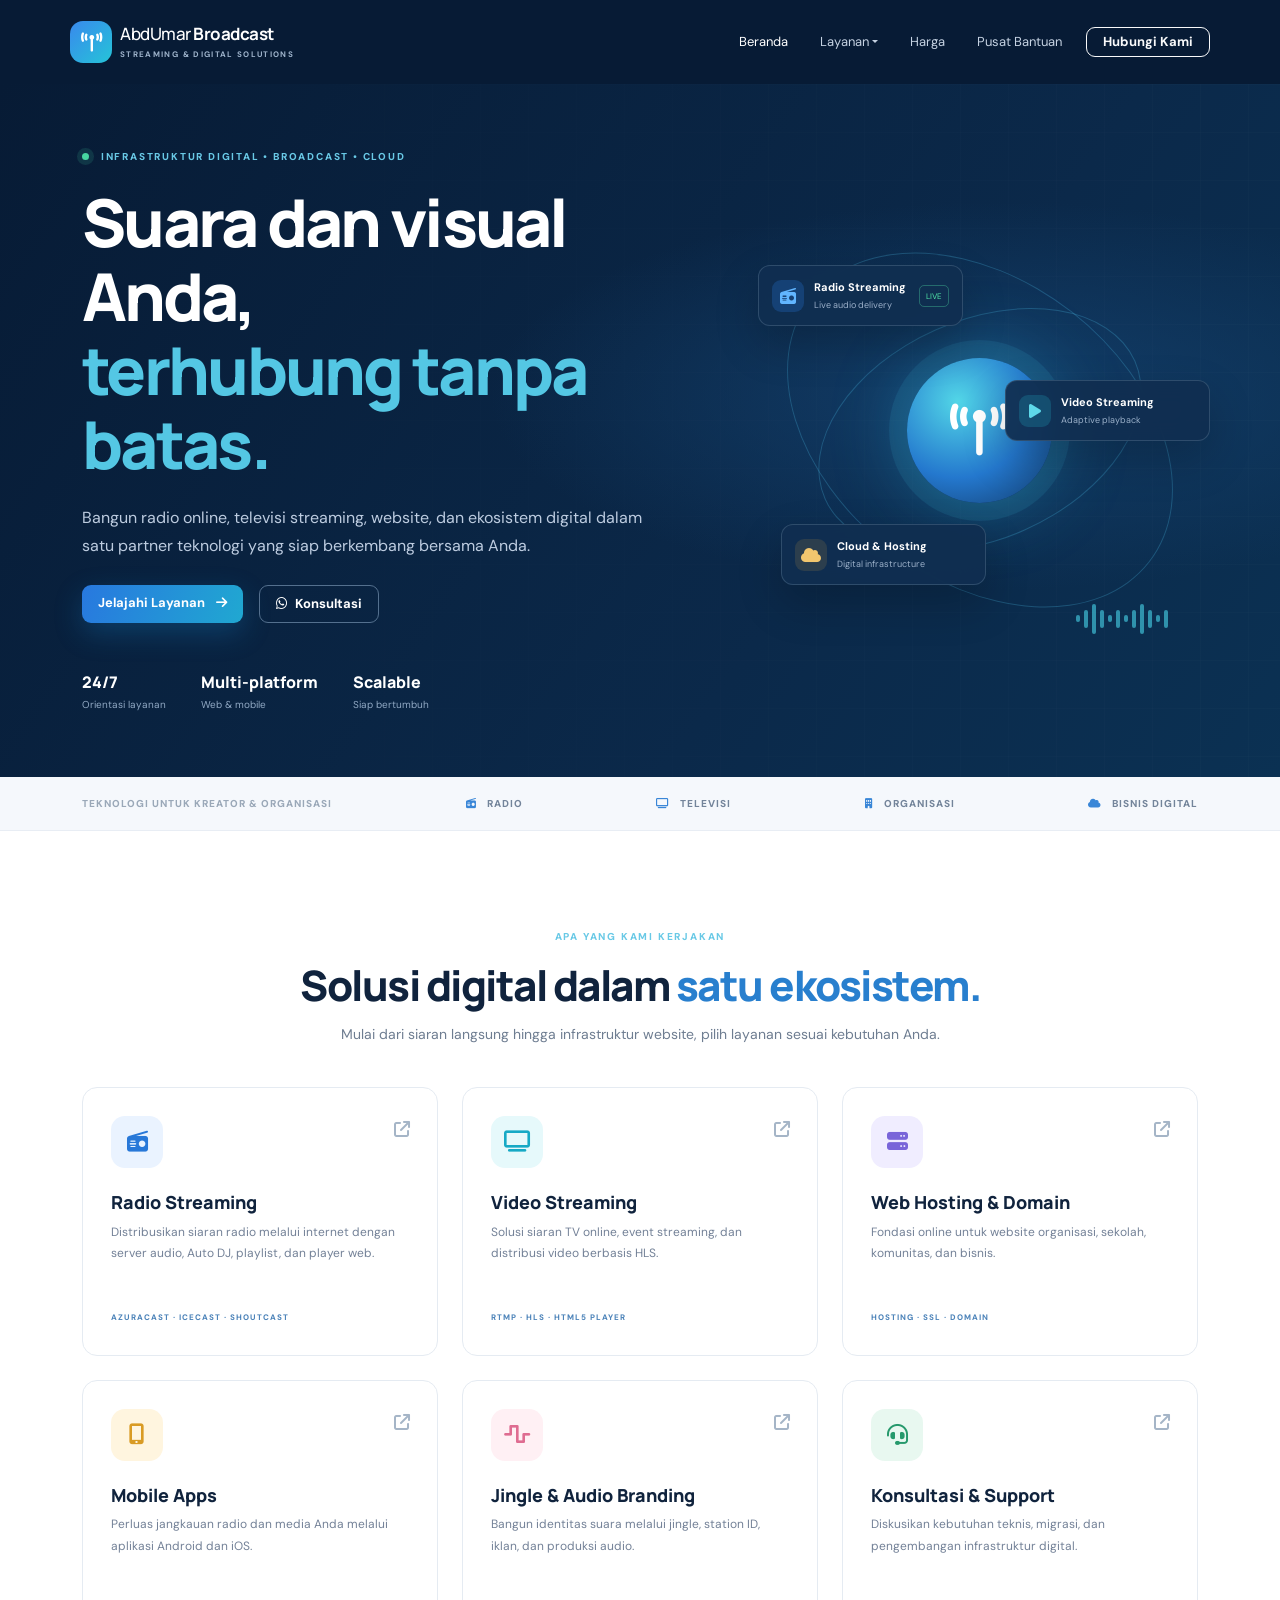
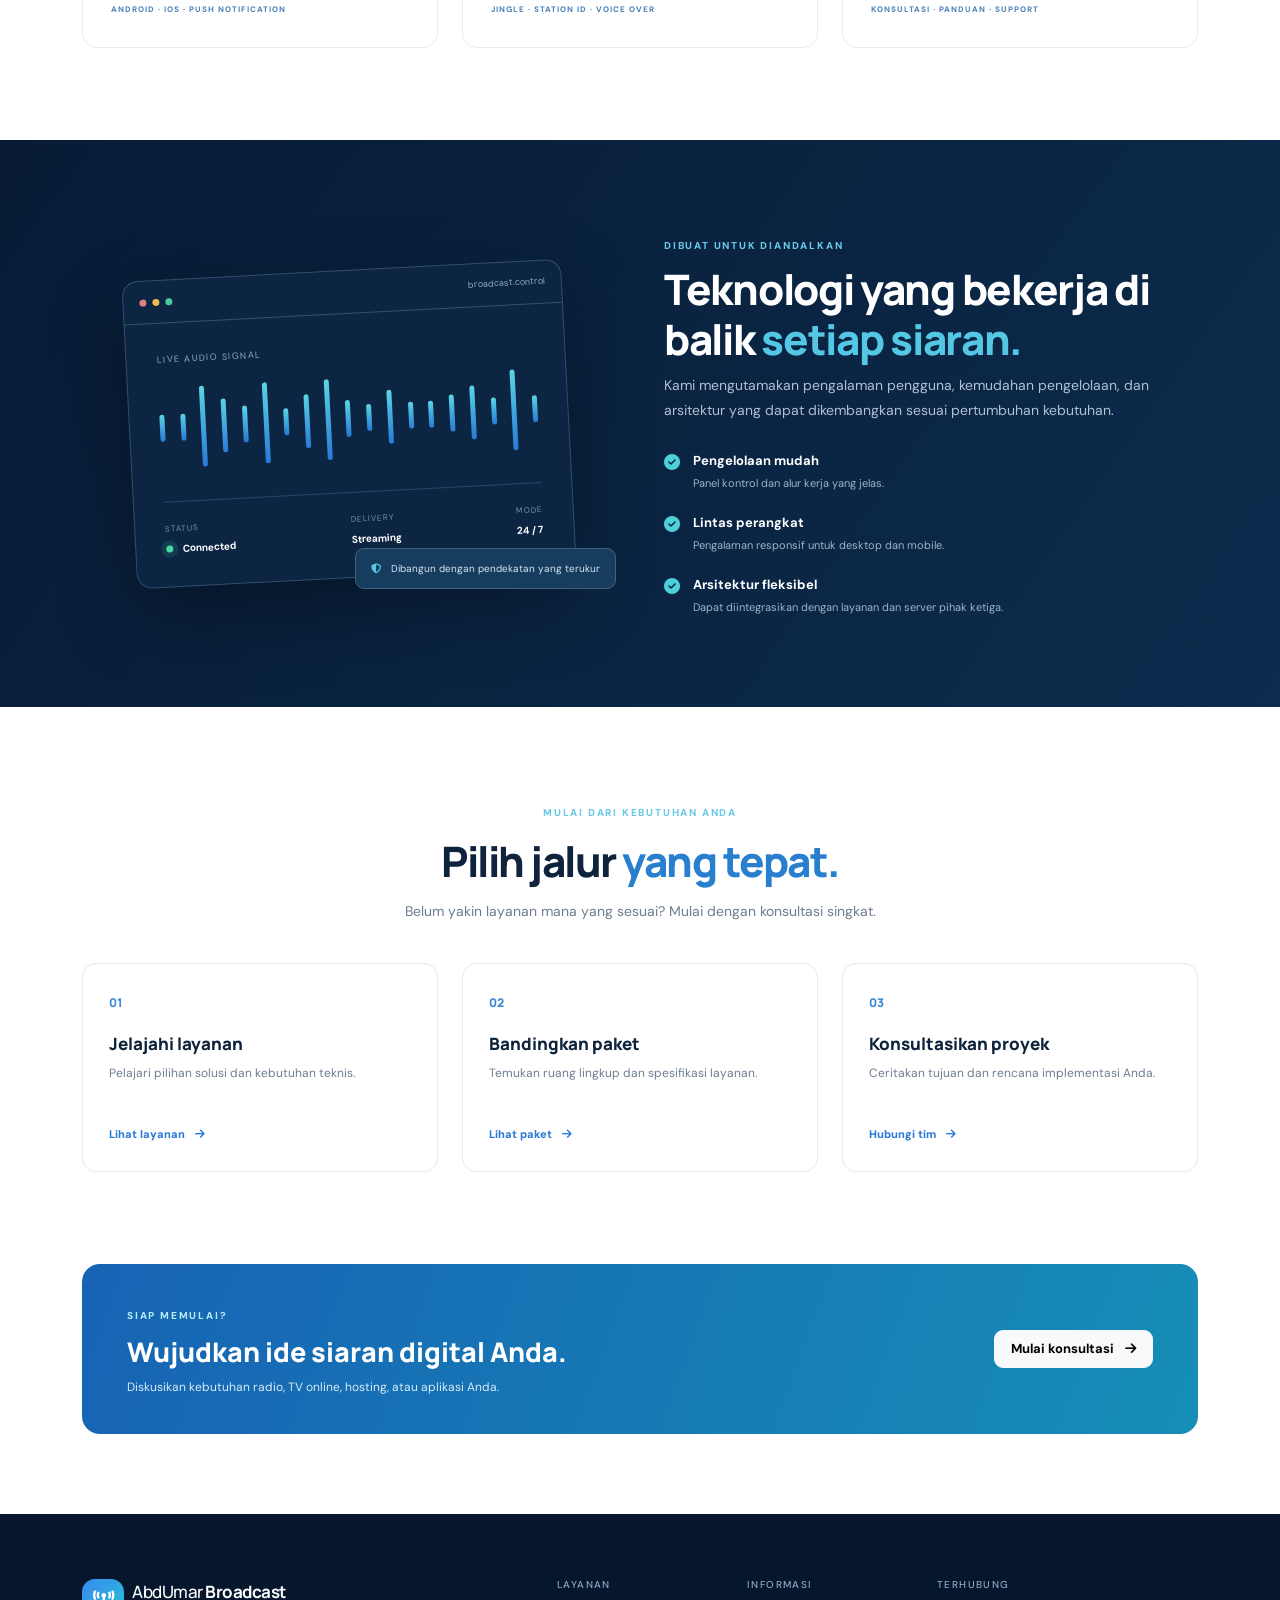
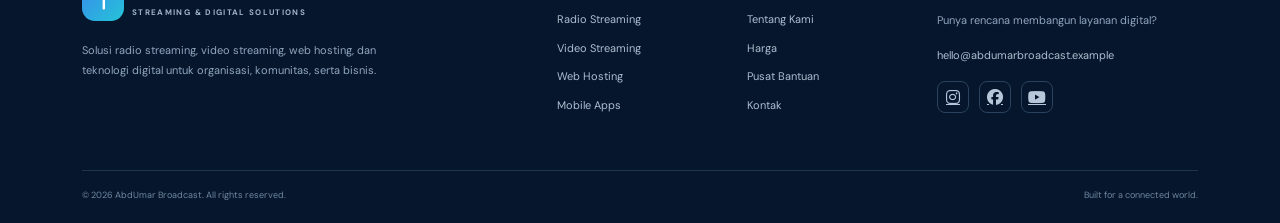
<file: index.html>
<!doctype html>
<html lang="id">
<head>
  <meta charset="utf-8"><meta name="viewport" content="width=device-width, initial-scale=1">
  <meta name="description" content="AbdUmar Broadcast menyediakan solusi radio streaming, TV online, web hosting, domain, dan aplikasi mobile.">
  <meta name="theme-color" content="#071b35">
  <title>AbdUmar Broadcast — Digital Broadcasting Solutions</title>
  <link rel="preconnect" href="https://fonts.googleapis.com"><link rel="preconnect" href="https://fonts.gstatic.com" crossorigin>
  <link href="https://fonts.googleapis.com/css2?family=DM+Sans:wght@400;500;600;700;800&family=Manrope:wght@400;500;600;700;800&display=swap" rel="stylesheet">
  <link href="https://cdn.jsdelivr.net/npm/bootstrap@5.3.3/dist/css/bootstrap.min.css" rel="stylesheet">
  <link href="https://cdnjs.cloudflare.com/ajax/libs/font-awesome/6.5.2/css/all.min.css" rel="stylesheet">
  <link href="assets/css/style.css" rel="stylesheet">
</head>
<body>
<header class="site-header">
 <nav class="navbar navbar-expand-lg navbar-dark container py-3">
  <a class="navbar-brand d-flex align-items-center gap-2" href="index.html"><span class="brand-mark"><i class="fa-solid fa-tower-broadcast"></i></span><span>AbdUmar <b>Broadcast</b><small>STREAMING & DIGITAL SOLUTIONS</small></span></a>
  <button class="navbar-toggler" type="button" data-bs-toggle="collapse" data-bs-target="#mainNav"><span class="navbar-toggler-icon"></span></button>
  <div class="collapse navbar-collapse" id="mainNav">
   <ul class="navbar-nav ms-auto align-items-lg-center gap-lg-3">
    <li class="nav-item"><a class="nav-link active" href="index.html">Beranda</a></li>
    <li class="nav-item dropdown"><a class="nav-link dropdown-toggle" href="#" data-bs-toggle="dropdown">Layanan</a><ul class="dropdown-menu dropdown-menu-dark">
     <li><a class="dropdown-item" href="services/radio-streaming.html">Radio Streaming</a></li><li><a class="dropdown-item" href="services/video-streaming.html">Video Streaming</a></li><li><a class="dropdown-item" href="services/web-hosting.html">Web Hosting & Domain</a></li><li><a class="dropdown-item" href="services/mobile-apps.html">Mobile Apps</a></li>
    </ul></li>
    <li class="nav-item"><a class="nav-link" href="pricing/index.html">Harga</a></li><li class="nav-item"><a class="nav-link" href="support/index.html">Pusat Bantuan</a></li>
    <li class="nav-item"><a class="btn btn-outline-light btn-sm px-3" href="mailto:hello@abdumarbroadcast.example">Hubungi Kami</a></li>
   </ul>
  </div>
 </nav>
</header>
<main>
<section class="hero-section">
 <div class="hero-grid"></div><div class="container position-relative">
  <div class="row align-items-center min-vh-hero g-5">
   <div class="col-lg-7">
    <div class="eyebrow"><span class="pulse-dot"></span> INFRASTRUKTUR DIGITAL • BROADCAST • CLOUD</div>
    <h1>Suara dan visual Anda,<br><span>terhubung tanpa batas.</span></h1>
    <p class="hero-lead">Bangun radio online, televisi streaming, website, dan ekosistem digital dalam satu partner teknologi yang siap berkembang bersama Anda.</p>
    <div class="d-flex flex-wrap gap-3 mt-4"><a class="btn btn-primary btn-lg" href="#layanan">Jelajahi Layanan <i class="fa-solid fa-arrow-right ms-2"></i></a><a class="btn btn-ghost btn-lg" href="mailto:hello@abdumarbroadcast.example"><i class="fa-brands fa-whatsapp me-2"></i>Konsultasi</a></div>
    <div class="hero-proof mt-5"><div><b>24/7</b><small>Orientasi layanan</small></div><div><b>Multi-platform</b><small>Web & mobile</small></div><div><b>Scalable</b><small>Siap bertumbuh</small></div></div>
   </div>
   <div class="col-lg-5"><div class="broadcast-visual">
    <div class="visual-orbit orbit-one"></div><div class="visual-orbit orbit-two"></div>
    <div class="visual-core"><i class="fa-solid fa-tower-broadcast"></i></div>
    <div class="float-card fc-radio"><span class="mini-icon"><i class="fa-solid fa-radio"></i></span><div><b>Radio Streaming</b><small>Live audio delivery</small></div><span class="status-live">LIVE</span></div>
    <div class="float-card fc-video"><span class="mini-icon cyan"><i class="fa-solid fa-play"></i></span><div><b>Video Streaming</b><small>Adaptive playback</small></div></div>
    <div class="float-card fc-cloud"><span class="mini-icon gold"><i class="fa-solid fa-cloud"></i></span><div><b>Cloud & Hosting</b><small>Digital infrastructure</small></div></div>
    <div class="signal-bars"><i></i><i></i><i></i><i></i><i></i><i></i><i></i><i></i><i></i><i></i><i></i><i></i></div>
   </div></div>
  </div>
 </div>
</section>
<section class="trust-strip"><div class="container d-flex flex-wrap justify-content-between align-items-center gap-3"><span>TEKNOLOGI UNTUK KREATOR & ORGANISASI</span><div><i class="fa-solid fa-radio"></i> RADIO</div><div><i class="fa-solid fa-tv"></i> TELEVISI</div><div><i class="fa-solid fa-building"></i> ORGANISASI</div><div><i class="fa-solid fa-cloud"></i> BISNIS DIGITAL</div></div></section>
<section class="section-pad" id="layanan"><div class="container">
 <div class="section-heading text-center"><span class="section-kicker">APA YANG KAMI KERJAKAN</span><h2>Solusi digital dalam <span>satu ekosistem.</span></h2><p>Mulai dari siaran langsung hingga infrastruktur website, pilih layanan sesuai kebutuhan Anda.</p></div>
 <div class="row g-4 mt-3">
  <div class="col-md-6 col-lg-4"><a class="service-card" href="services/radio-streaming.html"><div class="service-icon"><i class="fa-solid fa-radio"></i></div><span class="card-arrow"><i class="fa-solid fa-arrow-up-right-from-square"></i></span><h3>Radio Streaming</h3><p>Distribusikan siaran radio melalui internet dengan server audio, Auto DJ, playlist, dan player web.</p><small>AZURACAST · ICECAST · SHOUTCAST</small></a></div>
  <div class="col-md-6 col-lg-4"><a class="service-card" href="services/video-streaming.html"><div class="service-icon cyan-bg"><i class="fa-solid fa-tv"></i></div><span class="card-arrow"><i class="fa-solid fa-arrow-up-right-from-square"></i></span><h3>Video Streaming</h3><p>Solusi siaran TV online, event streaming, dan distribusi video berbasis HLS.</p><small>RTMP · HLS · HTML5 PLAYER</small></a></div>
  <div class="col-md-6 col-lg-4"><a class="service-card" href="services/web-hosting.html"><div class="service-icon purple-bg"><i class="fa-solid fa-server"></i></div><span class="card-arrow"><i class="fa-solid fa-arrow-up-right-from-square"></i></span><h3>Web Hosting & Domain</h3><p>Fondasi online untuk website organisasi, sekolah, komunitas, dan bisnis.</p><small>HOSTING · SSL · DOMAIN</small></a></div>
  <div class="col-md-6 col-lg-4"><a class="service-card" href="services/mobile-apps.html"><div class="service-icon gold-bg"><i class="fa-solid fa-mobile-screen-button"></i></div><span class="card-arrow"><i class="fa-solid fa-arrow-up-right-from-square"></i></span><h3>Mobile Apps</h3><p>Perluas jangkauan radio dan media Anda melalui aplikasi Android dan iOS.</p><small>ANDROID · IOS · PUSH NOTIFICATION</small></a></div>
  <div class="col-md-6 col-lg-4"><a class="service-card" href="services/jingle.html"><div class="service-icon pink-bg"><i class="fa-solid fa-wave-square"></i></div><span class="card-arrow"><i class="fa-solid fa-arrow-up-right-from-square"></i></span><h3>Jingle & Audio Branding</h3><p>Bangun identitas suara melalui jingle, station ID, iklan, dan produksi audio.</p><small>JINGLE · STATION ID · VOICE OVER</small></a></div>
  <div class="col-md-6 col-lg-4"><a class="service-card" href="support/index.html"><div class="service-icon green-bg"><i class="fa-solid fa-headset"></i></div><span class="card-arrow"><i class="fa-solid fa-arrow-up-right-from-square"></i></span><h3>Konsultasi & Support</h3><p>Diskusikan kebutuhan teknis, migrasi, dan pengembangan infrastruktur digital.</p><small>KONSULTASI · PANDUAN · SUPPORT</small></a></div>
 </div>
</div></section>
<section class="feature-section section-pad"><div class="container"><div class="row align-items-center g-5">
 <div class="col-lg-6"><div class="feature-art"><div class="feature-window"><div class="window-top"><i></i><i></i><i></i><span>broadcast.control</span></div><div class="window-body"><div class="wave-label">LIVE AUDIO SIGNAL</div><div class="waveform"><i></i><i></i><i></i><i></i><i></i><i></i><i></i><i></i><i></i><i></i><i></i><i></i><i></i><i></i><i></i><i></i><i></i><i></i><i></i></div><div class="window-stats"><div><small>STATUS</small><b><span class="green-dot"></span> Connected</b></div><div><small>DELIVERY</small><b>Streaming</b></div><div><small>MODE</small><b>24 / 7</b></div></div></div></div><div class="art-caption"><i class="fa-solid fa-shield-halved"></i> Dibangun dengan pendekatan yang terukur</div></div></div>
 <div class="col-lg-6"><span class="section-kicker">DIBUAT UNTUK DIANDALKAN</span><h2 class="text-white mt-2">Teknologi yang bekerja di balik <span>setiap siaran.</span></h2><p class="muted-light">Kami mengutamakan pengalaman pengguna, kemudahan pengelolaan, dan arsitektur yang dapat dikembangkan sesuai pertumbuhan kebutuhan.</p>
 <div class="feature-list"><div><i class="fa-solid fa-circle-check"></i><span><b>Pengelolaan mudah</b><small>Panel kontrol dan alur kerja yang jelas.</small></span></div><div><i class="fa-solid fa-circle-check"></i><span><b>Lintas perangkat</b><small>Pengalaman responsif untuk desktop dan mobile.</small></span></div><div><i class="fa-solid fa-circle-check"></i><span><b>Arsitektur fleksibel</b><small>Dapat diintegrasikan dengan layanan dan server pihak ketiga.</small></span></div></div>
 </div>
</div></div></section>
<section class="section-pad"><div class="container"><div class="section-heading text-center"><span class="section-kicker">MULAI DARI KEBUTUHAN ANDA</span><h2>Pilih jalur <span>yang tepat.</span></h2><p>Belum yakin layanan mana yang sesuai? Mulai dengan konsultasi singkat.</p></div><div class="row justify-content-center g-4 mt-2">
 <div class="col-md-4"><div class="path-card"><span>01</span><h3>Jelajahi layanan</h3><p>Pelajari pilihan solusi dan kebutuhan teknis.</p><a href="#layanan">Lihat layanan <i class="fa-solid fa-arrow-right"></i></a></div></div>
 <div class="col-md-4"><div class="path-card"><span>02</span><h3>Bandingkan paket</h3><p>Temukan ruang lingkup dan spesifikasi layanan.</p><a href="pricing/index.html">Lihat paket <i class="fa-solid fa-arrow-right"></i></a></div></div>
 <div class="col-md-4"><div class="path-card"><span>03</span><h3>Konsultasikan proyek</h3><p>Ceritakan tujuan dan rencana implementasi Anda.</p><a href="mailto:hello@abdumarbroadcast.example">Hubungi tim <i class="fa-solid fa-arrow-right"></i></a></div></div>
</div></div></section>
<section class="cta-band"><div class="container"><div class="cta-inner"><div><span class="section-kicker">SIAP MEMULAI?</span><h2>Wujudkan ide siaran digital Anda.</h2><p>Diskusikan kebutuhan radio, TV online, hosting, atau aplikasi Anda.</p></div><a class="btn btn-light btn-lg" href="mailto:hello@abdumarbroadcast.example">Mulai konsultasi <i class="fa-solid fa-arrow-right ms-2"></i></a></div></div></section>
</main>
<footer class="site-footer"><div class="container"><div class="row g-4"><div class="col-lg-5"><a class="navbar-brand d-flex align-items-center gap-2" href="#"><span class="brand-mark"><i class="fa-solid fa-tower-broadcast"></i></span><span>AbdUmar <b>Broadcast</b><small>STREAMING & DIGITAL SOLUTIONS</small></span></a><p class="footer-about">Solusi radio streaming, video streaming, web hosting, dan teknologi digital untuk organisasi, komunitas, serta bisnis.</p></div><div class="col-6 col-lg-2"><h6>LAYANAN</h6><a href="services/radio-streaming.html">Radio Streaming</a><a href="services/video-streaming.html">Video Streaming</a><a href="services/web-hosting.html">Web Hosting</a><a href="services/mobile-apps.html">Mobile Apps</a></div><div class="col-6 col-lg-2"><h6>INFORMASI</h6><a href="about.html">Tentang Kami</a><a href="pricing/index.html">Harga</a><a href="support/index.html">Pusat Bantuan</a><a href="contact.html">Kontak</a></div><div class="col-lg-3"><h6>TERHUBUNG</h6><p class="footer-about">Punya rencana membangun layanan digital?</p><a href="mailto:hello@abdumarbroadcast.example">hello@abdumarbroadcast.example</a><div class="social-links"><a href="#" aria-label="Instagram"><i class="fa-brands fa-instagram"></i></a><a href="#" aria-label="Facebook"><i class="fa-brands fa-facebook"></i></a><a href="#" aria-label="YouTube"><i class="fa-brands fa-youtube"></i></a></div></div></div><div class="footer-bottom"><span>© <span id="year"></span> AbdUmar Broadcast. All rights reserved.</span><span>Built for a connected world.</span></div></div></footer>
<script src="https://cdn.jsdelivr.net/npm/bootstrap@5.3.3/dist/js/bootstrap.bundle.min.js"></script><script src="assets/js/main.js"></script>
</body></html>
</file>
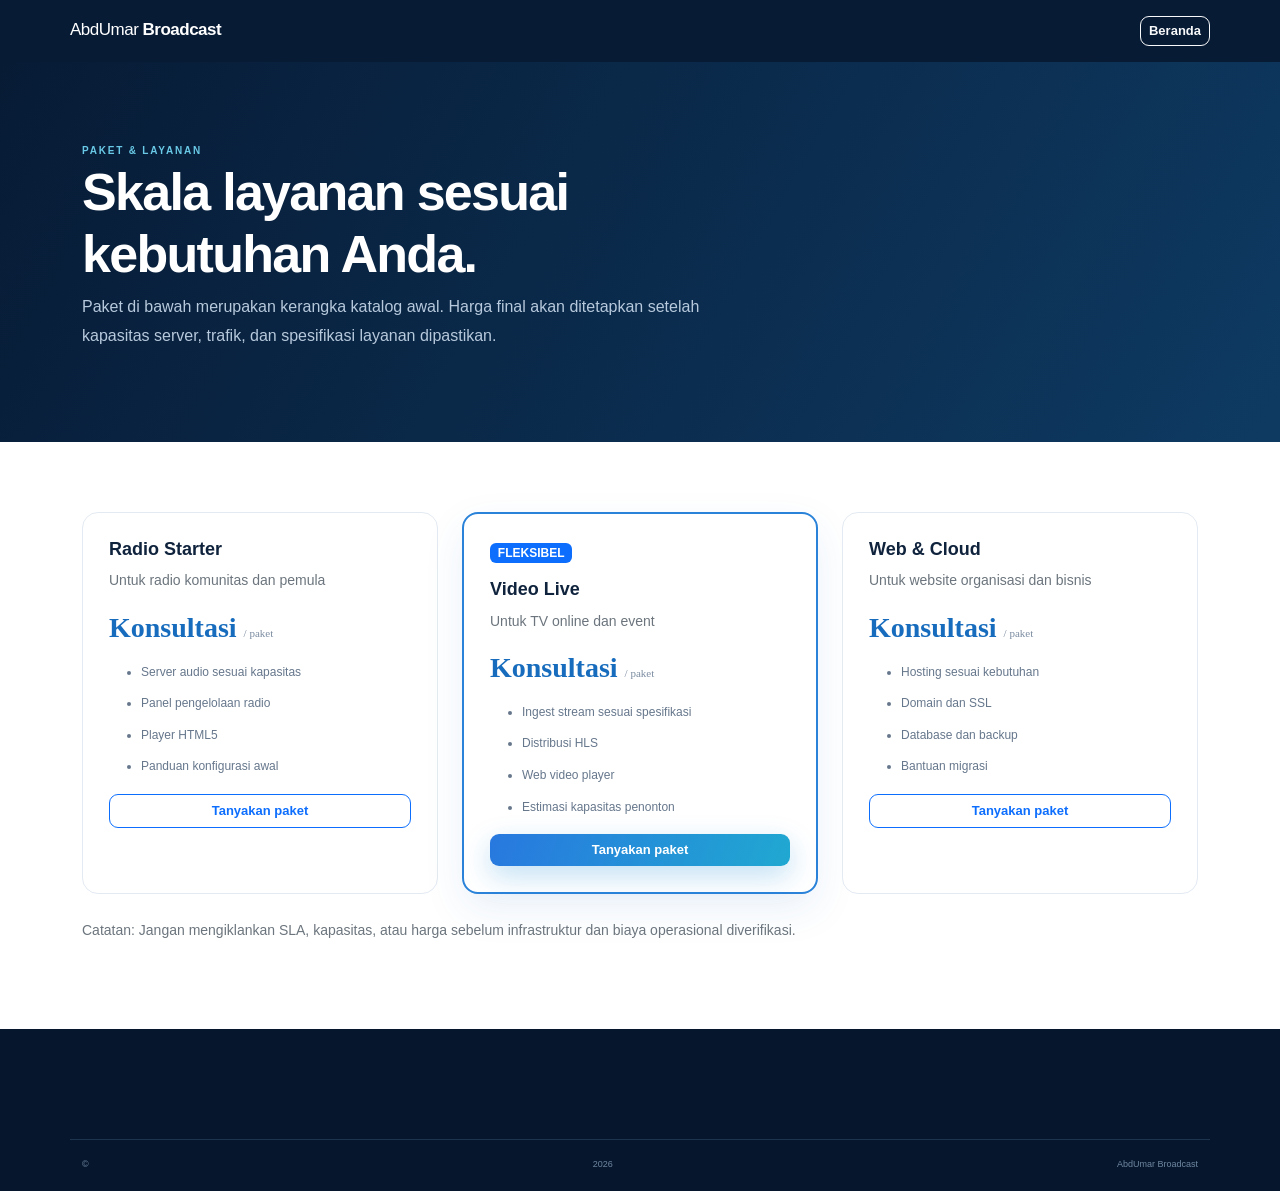
<file: pricing/index.html>
<!doctype html><html lang="id"><head><meta charset="utf-8"><meta name="viewport" content="width=device-width,initial-scale=1"><title>Paket Layanan — AbdUmar Broadcast</title><link href="https://cdn.jsdelivr.net/npm/bootstrap@5.3.3/dist/css/bootstrap.min.css" rel="stylesheet"><link href="../assets/css/style.css" rel="stylesheet"></head><body><header class="site-header"><nav class="navbar navbar-dark container py-3"><a class="navbar-brand" href="../index.html">AbdUmar <b>Broadcast</b></a><a class="btn btn-outline-light btn-sm" href="../index.html">Beranda</a></nav></header><section class="page-hero"><div class="container"><span class="section-kicker">PAKET & LAYANAN</span><h1>Skala layanan sesuai<br>kebutuhan Anda.</h1><p>Paket di bawah merupakan kerangka katalog awal. Harga final akan ditetapkan setelah kapasitas server, trafik, dan spesifikasi layanan dipastikan.</p></div></section><section class="content-wrap"><div class="container"><div class="row g-4"><div class="col-md-4"><div class="price-card"><h3>Radio Starter</h3><p class="text-secondary small">Untuk radio komunitas dan pemula</p><div class="price">Konsultasi <small>/ paket</small></div><ul><li>Server audio sesuai kapasitas</li><li>Panel pengelolaan radio</li><li>Player HTML5</li><li>Panduan konfigurasi awal</li></ul><a class="btn btn-outline-primary w-100" href="mailto:hello@abdumarbroadcast.example">Tanyakan paket</a></div></div><div class="col-md-4"><div class="price-card featured"><span class="badge text-bg-primary mb-3">FLEKSIBEL</span><h3>Video Live</h3><p class="text-secondary small">Untuk TV online dan event</p><div class="price">Konsultasi <small>/ paket</small></div><ul><li>Ingest stream sesuai spesifikasi</li><li>Distribusi HLS</li><li>Web video player</li><li>Estimasi kapasitas penonton</li></ul><a class="btn btn-primary w-100" href="mailto:hello@abdumarbroadcast.example">Tanyakan paket</a></div></div><div class="col-md-4"><div class="price-card"><h3>Web & Cloud</h3><p class="text-secondary small">Untuk website organisasi dan bisnis</p><div class="price">Konsultasi <small>/ paket</small></div><ul><li>Hosting sesuai kebutuhan</li><li>Domain dan SSL</li><li>Database dan backup</li><li>Bantuan migrasi</li></ul><a class="btn btn-outline-primary w-100" href="mailto:hello@abdumarbroadcast.example">Tanyakan paket</a></div></div></div><p class="small text-secondary mt-4">Catatan: Jangan mengiklankan SLA, kapasitas, atau harga sebelum infrastruktur dan biaya operasional diverifikasi.</p></div></section><footer class="site-footer"><div class="container footer-bottom">© <span data-current-year></span> AbdUmar Broadcast</div></footer><script src="../assets/js/main.js"></script></body></html>
</file>
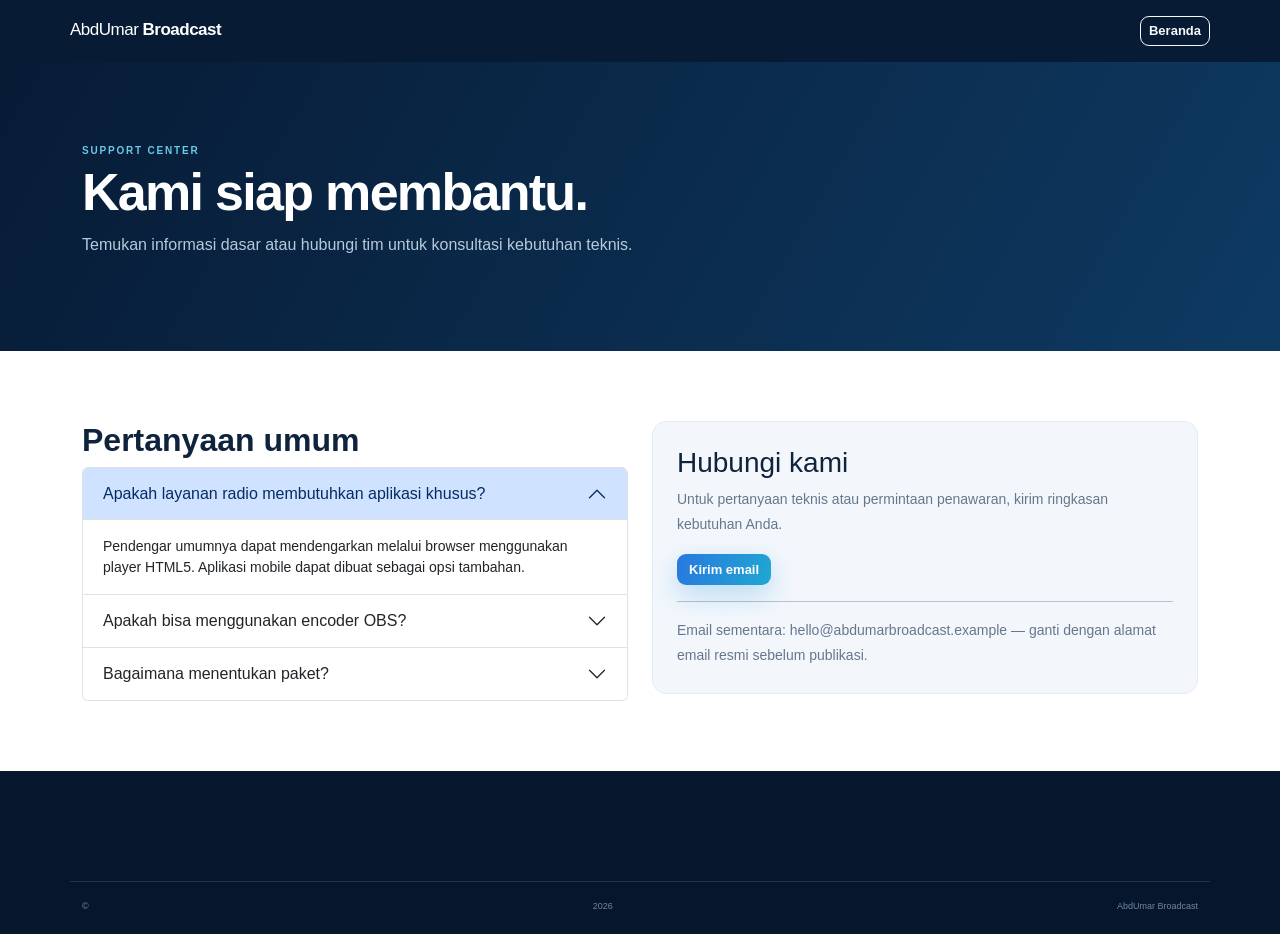
<file: support/index.html>
<!doctype html><html lang="id"><head><meta charset="utf-8"><meta name="viewport" content="width=device-width,initial-scale=1"><title>Pusat Bantuan — AbdUmar Broadcast</title><link href="https://cdn.jsdelivr.net/npm/bootstrap@5.3.3/dist/css/bootstrap.min.css" rel="stylesheet"><link href="../assets/css/style.css" rel="stylesheet"></head><body><header class="site-header"><nav class="navbar navbar-dark container py-3"><a class="navbar-brand" href="../index.html">AbdUmar <b>Broadcast</b></a><a class="btn btn-outline-light btn-sm" href="../index.html">Beranda</a></nav></header><section class="page-hero"><div class="container"><span class="section-kicker">SUPPORT CENTER</span><h1>Kami siap membantu.</h1><p>Temukan informasi dasar atau hubungi tim untuk konsultasi kebutuhan teknis.</p></div></section><section class="content-wrap"><div class="container"><div class="row g-4"><div class="col-lg-6"><h2>Pertanyaan umum</h2><div class="accordion" id="faq"><div class="accordion-item"><h2 class="accordion-header"><button class="accordion-button" data-bs-toggle="collapse" data-bs-target="#q1">Apakah layanan radio membutuhkan aplikasi khusus?</button></h2><div id="q1" class="accordion-collapse collapse show" data-bs-parent="#faq"><div class="accordion-body small">Pendengar umumnya dapat mendengarkan melalui browser menggunakan player HTML5. Aplikasi mobile dapat dibuat sebagai opsi tambahan.</div></div></div><div class="accordion-item"><h2 class="accordion-header"><button class="accordion-button collapsed" data-bs-toggle="collapse" data-bs-target="#q2">Apakah bisa menggunakan encoder OBS?</button></h2><div id="q2" class="accordion-collapse collapse" data-bs-parent="#faq"><div class="accordion-body small">Untuk layanan video, alur OBS/vMix dapat dirancang sesuai protokol ingest dan kapasitas server yang dipilih.</div></div></div><div class="accordion-item"><h2 class="accordion-header"><button class="accordion-button collapsed" data-bs-toggle="collapse" data-bs-target="#q3">Bagaimana menentukan paket?</button></h2><div id="q3" class="accordion-collapse collapse" data-bs-parent="#faq"><div class="accordion-body small">Tentukan jenis konten, jumlah pendengar/penonton bersamaan, kualitas bitrate/resolusi, durasi siaran, dan kebutuhan dukungan.</div></div></div></div></div><div class="col-lg-6"><div class="info-panel"><h3>Hubungi kami</h3><p>Untuk pertanyaan teknis atau permintaan penawaran, kirim ringkasan kebutuhan Anda.</p><a class="btn btn-primary" href="mailto:hello@abdumarbroadcast.example">Kirim email</a><hr><p class="small mb-0">Email sementara: hello@abdumarbroadcast.example — ganti dengan alamat email resmi sebelum publikasi.</p></div></div></div></div></section><footer class="site-footer"><div class="container footer-bottom">© <span data-current-year></span> AbdUmar Broadcast</div></footer><script src="https://cdn.jsdelivr.net/npm/bootstrap@5.3.3/dist/js/bootstrap.bundle.min.js"></script><script src="../assets/js/main.js"></script></body></html>
</file>
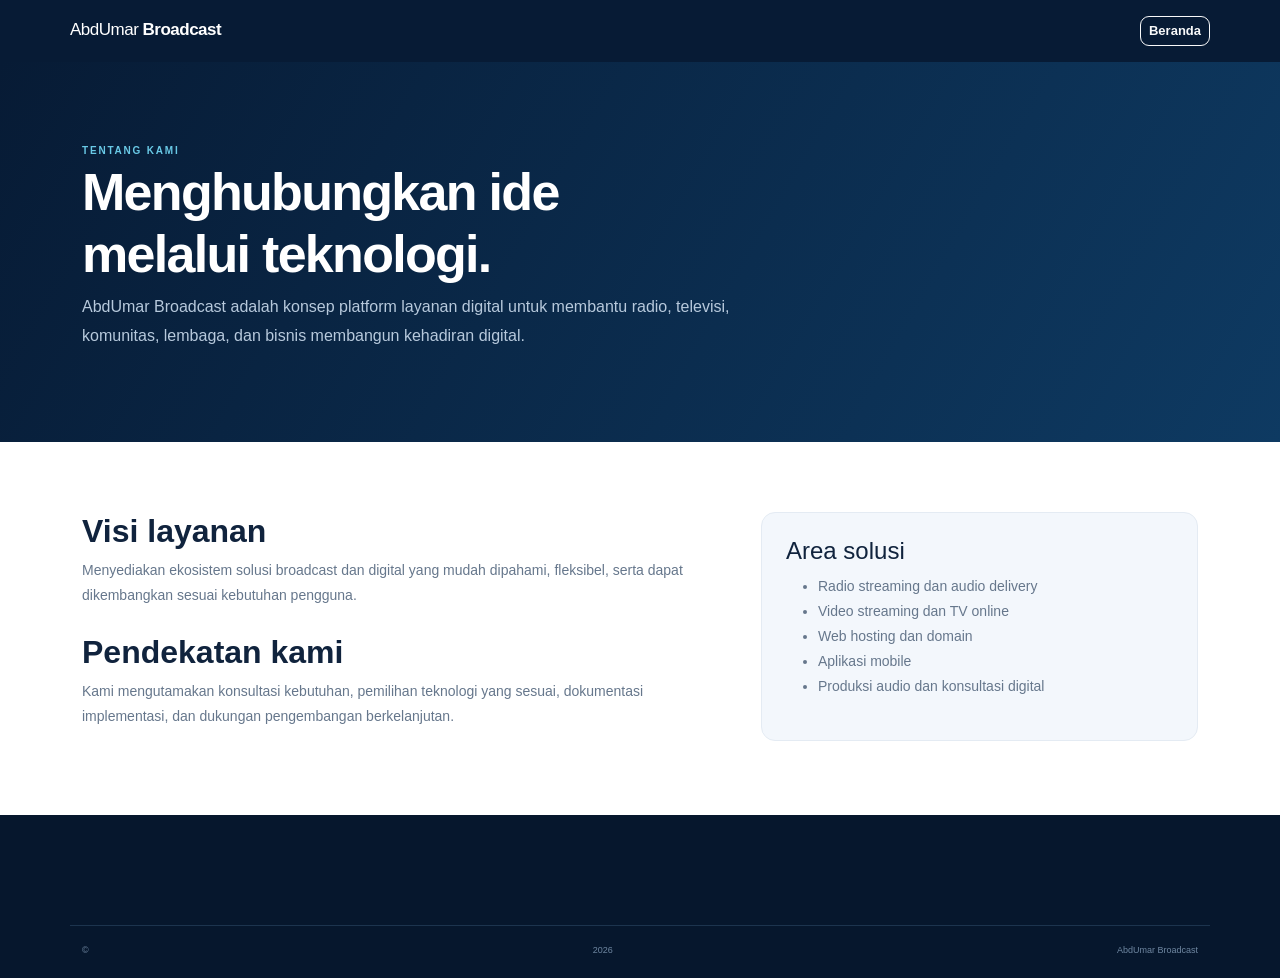
<file: about.html>
<!doctype html><html lang="id"><head><meta charset="utf-8"><meta name="viewport" content="width=device-width,initial-scale=1"><title>Tentang Kami — AbdUmar Broadcast</title><link href="https://cdn.jsdelivr.net/npm/bootstrap@5.3.3/dist/css/bootstrap.min.css" rel="stylesheet"><link href="assets/css/style.css" rel="stylesheet"></head><body><header class="site-header"><nav class="navbar navbar-dark container py-3"><a class="navbar-brand" href="index.html">AbdUmar <b>Broadcast</b></a><a class="btn btn-outline-light btn-sm" href="index.html">Beranda</a></nav></header><section class="page-hero"><div class="container"><span class="section-kicker">TENTANG KAMI</span><h1>Menghubungkan ide<br>melalui teknologi.</h1><p>AbdUmar Broadcast adalah konsep platform layanan digital untuk membantu radio, televisi, komunitas, lembaga, dan bisnis membangun kehadiran digital.</p></div></section><section class="content-wrap"><div class="container"><div class="row g-5"><div class="col-lg-7"><h2>Visi layanan</h2><p>Menyediakan ekosistem solusi broadcast dan digital yang mudah dipahami, fleksibel, serta dapat dikembangkan sesuai kebutuhan pengguna.</p><h2 class="mt-4">Pendekatan kami</h2><p>Kami mengutamakan konsultasi kebutuhan, pemilihan teknologi yang sesuai, dokumentasi implementasi, dan dukungan pengembangan berkelanjutan.</p></div><div class="col-lg-5"><div class="info-panel"><h4>Area solusi</h4><ul><li>Radio streaming dan audio delivery</li><li>Video streaming dan TV online</li><li>Web hosting dan domain</li><li>Aplikasi mobile</li><li>Produksi audio dan konsultasi digital</li></ul></div></div></div></div></section><footer class="site-footer"><div class="container footer-bottom">© <span data-current-year></span> AbdUmar Broadcast</div></footer><script src="assets/js/main.js"></script></body></html>
</file>
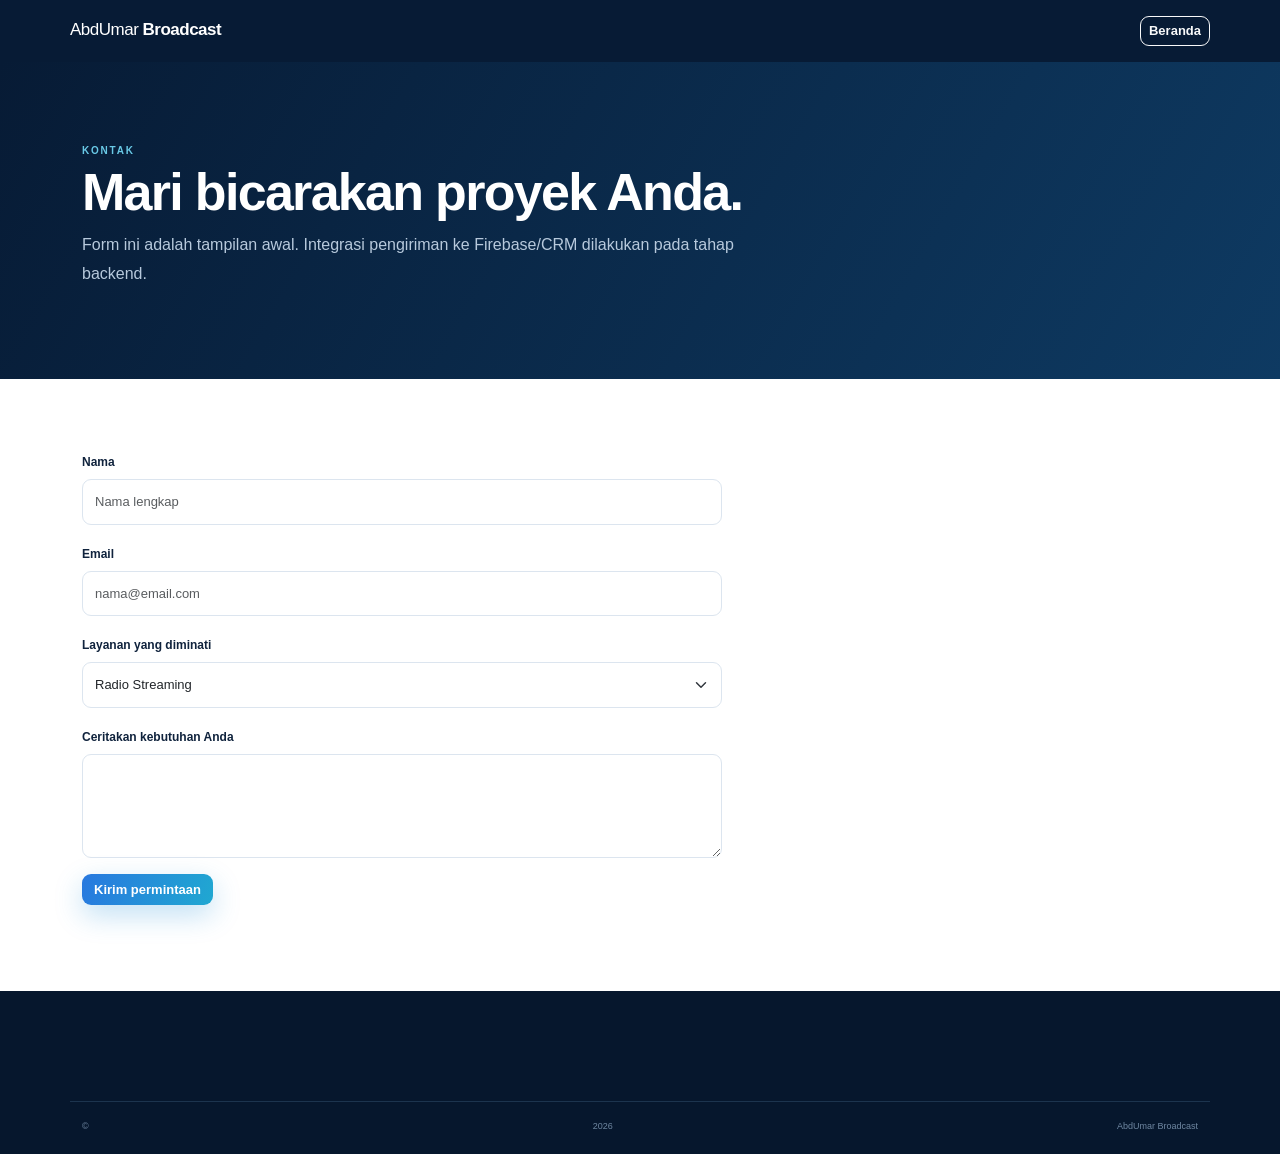
<file: contact.html>
<!doctype html><html lang="id"><head><meta charset="utf-8"><meta name="viewport" content="width=device-width,initial-scale=1"><title>Kontak — AbdUmar Broadcast</title><link href="https://cdn.jsdelivr.net/npm/bootstrap@5.3.3/dist/css/bootstrap.min.css" rel="stylesheet"><link href="assets/css/style.css" rel="stylesheet"></head><body><header class="site-header"><nav class="navbar navbar-dark container py-3"><a class="navbar-brand" href="index.html">AbdUmar <b>Broadcast</b></a><a class="btn btn-outline-light btn-sm" href="index.html">Beranda</a></nav></header><section class="page-hero"><div class="container"><span class="section-kicker">KONTAK</span><h1>Mari bicarakan proyek Anda.</h1><p>Form ini adalah tampilan awal. Integrasi pengiriman ke Firebase/CRM dilakukan pada tahap backend.</p></div></section><section class="content-wrap"><div class="container"><form class="simple-form" data-demo-form><div class="mb-3"><label class="form-label">Nama</label><input class="form-control" required placeholder="Nama lengkap"></div><div class="mb-3"><label class="form-label">Email</label><input type="email" class="form-control" required placeholder="nama@email.com"></div><div class="mb-3"><label class="form-label">Layanan yang diminati</label><select class="form-select form-control"><option>Radio Streaming</option><option>Video Streaming</option><option>Web Hosting & Domain</option><option>Mobile Apps</option><option>Lainnya</option></select></div><div class="mb-3"><label class="form-label">Ceritakan kebutuhan Anda</label><textarea class="form-control" rows="4" required></textarea></div><button class="btn btn-primary" type="submit">Kirim permintaan</button><p class="form-message small text-success mt-3" aria-live="polite"></p></form></div></section><footer class="site-footer"><div class="container footer-bottom">© <span data-current-year></span> AbdUmar Broadcast</div></footer><script src="assets/js/main.js"></script></body></html>
</file>
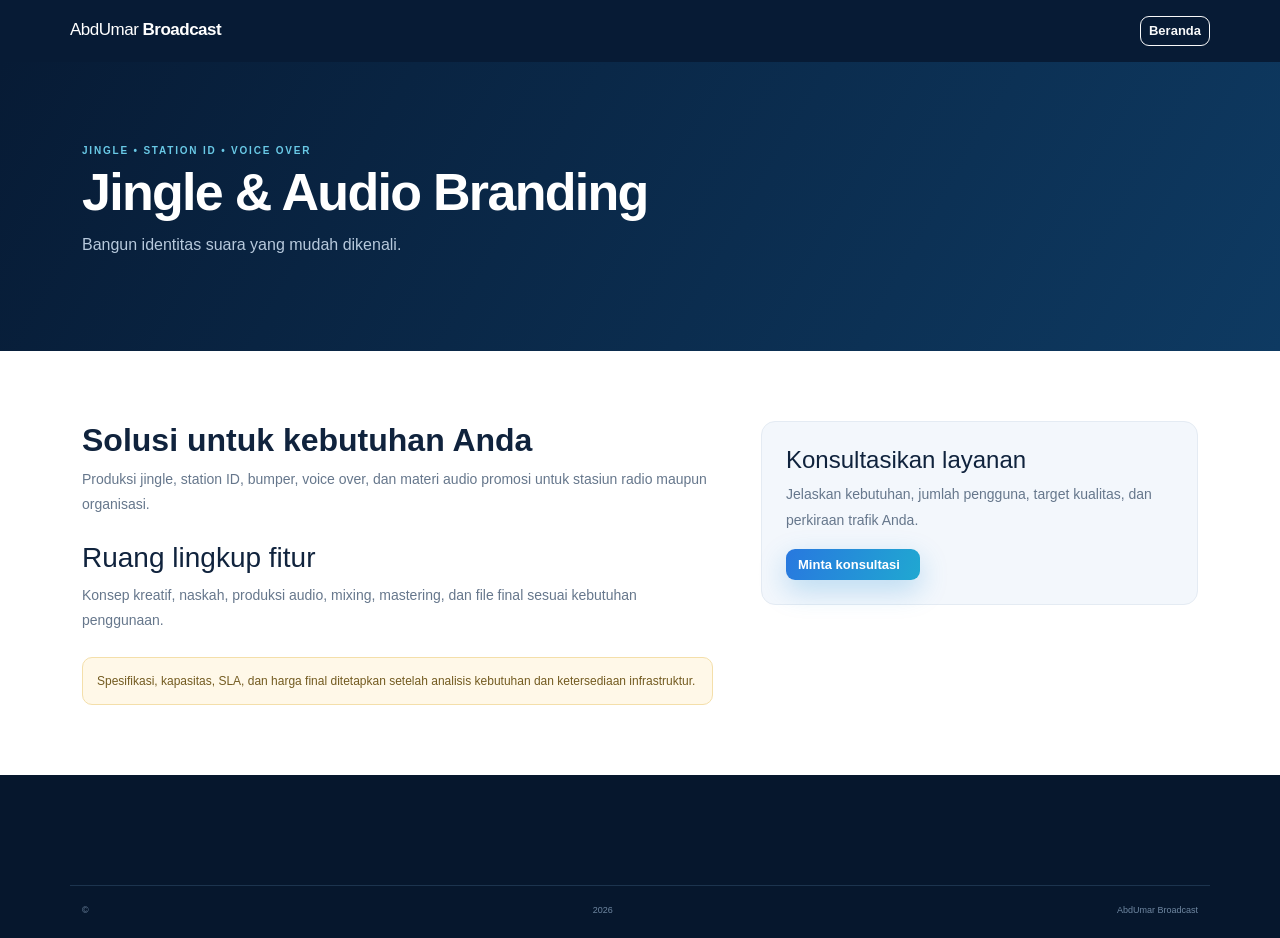
<file: services/jingle.html>
<!doctype html><html lang="id"><head><meta charset="utf-8"><meta name="viewport" content="width=device-width,initial-scale=1"><title>Jingle & Audio Branding — AbdUmar Broadcast</title><link href="https://cdn.jsdelivr.net/npm/bootstrap@5.3.3/dist/css/bootstrap.min.css" rel="stylesheet"><link href="../assets/css/style.css" rel="stylesheet"></head><body><header class="site-header"><nav class="navbar navbar-dark container py-3"><a class="navbar-brand" href="../index.html">AbdUmar <b>Broadcast</b></a><a class="btn btn-outline-light btn-sm" href="../index.html">Beranda</a></nav></header><section class="page-hero"><div class="container"><span class="section-kicker">JINGLE • STATION ID • VOICE OVER</span><h1>Jingle & Audio Branding</h1><p>Bangun identitas suara yang mudah dikenali.</p></div></section><section class="content-wrap"><div class="container"><div class="row g-5"><div class="col-lg-7"><h2>Solusi untuk kebutuhan Anda</h2><p>Produksi jingle, station ID, bumper, voice over, dan materi audio promosi untuk stasiun radio maupun organisasi.</p><h3 class="mt-4">Ruang lingkup fitur</h3><p>Konsep kreatif, naskah, produksi audio, mixing, mastering, dan file final sesuai kebutuhan penggunaan.</p><div class="notice mt-4">Spesifikasi, kapasitas, SLA, dan harga final ditetapkan setelah analisis kebutuhan dan ketersediaan infrastruktur.</div></div><div class="col-lg-5"><div class="info-panel"><h4>Konsultasikan layanan</h4><p>Jelaskan kebutuhan, jumlah pengguna, target kualitas, dan perkiraan trafik Anda.</p><a class="btn btn-primary" href="mailto:hello@abdumarbroadcast.example?subject=Konsultasi%20Jingle & Audio Branding">Minta konsultasi <i class="fa-solid fa-arrow-right ms-2"></i></a></div></div></div></div></section><footer class="site-footer"><div class="container footer-bottom">© <span data-current-year></span> AbdUmar Broadcast</div></footer><script src="../assets/js/main.js"></script></body></html>
</file>
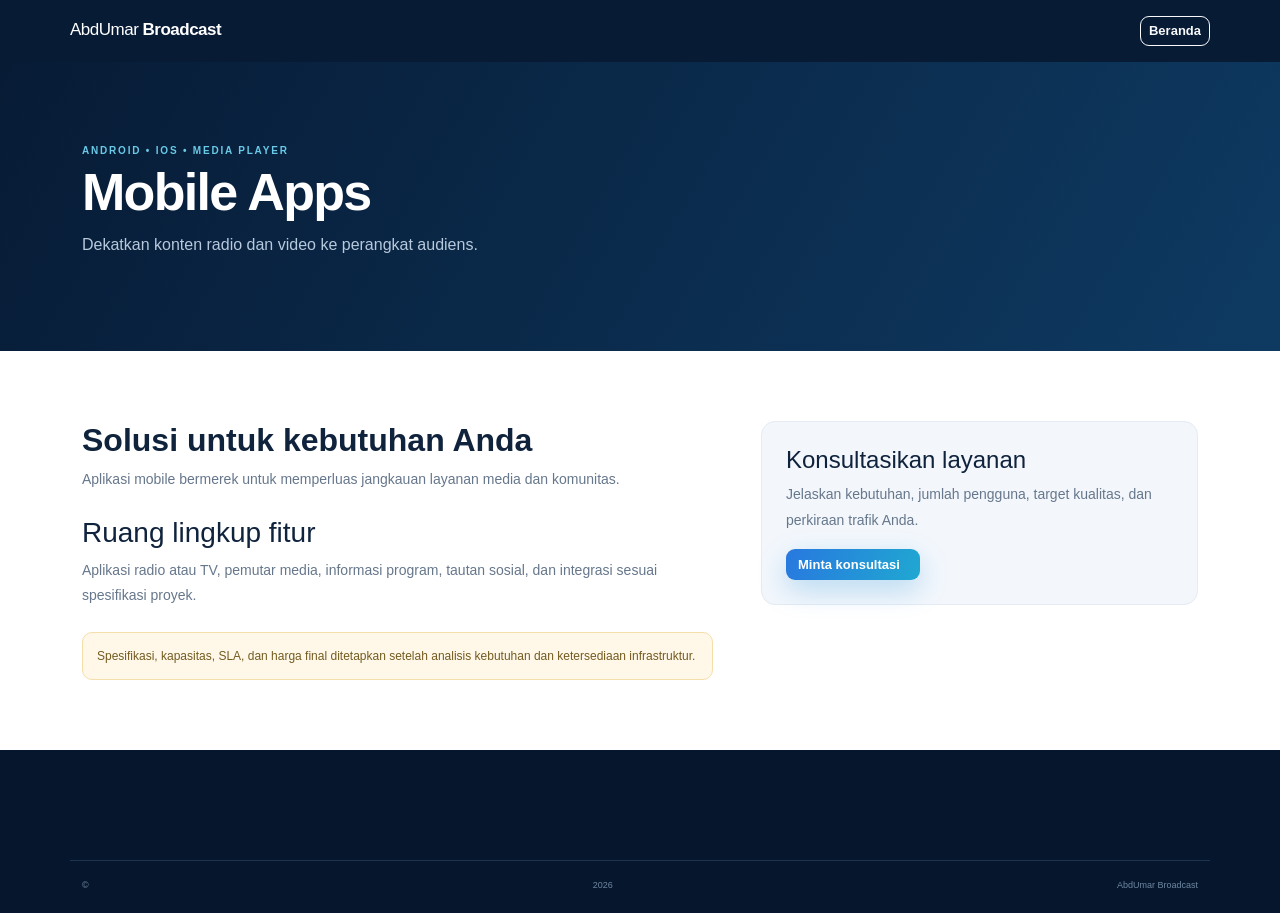
<file: services/mobile-apps.html>
<!doctype html><html lang="id"><head><meta charset="utf-8"><meta name="viewport" content="width=device-width,initial-scale=1"><title>Mobile Apps — AbdUmar Broadcast</title><link href="https://cdn.jsdelivr.net/npm/bootstrap@5.3.3/dist/css/bootstrap.min.css" rel="stylesheet"><link href="../assets/css/style.css" rel="stylesheet"></head><body><header class="site-header"><nav class="navbar navbar-dark container py-3"><a class="navbar-brand" href="../index.html">AbdUmar <b>Broadcast</b></a><a class="btn btn-outline-light btn-sm" href="../index.html">Beranda</a></nav></header><section class="page-hero"><div class="container"><span class="section-kicker">ANDROID • IOS • MEDIA PLAYER</span><h1>Mobile Apps</h1><p>Dekatkan konten radio dan video ke perangkat audiens.</p></div></section><section class="content-wrap"><div class="container"><div class="row g-5"><div class="col-lg-7"><h2>Solusi untuk kebutuhan Anda</h2><p>Aplikasi mobile bermerek untuk memperluas jangkauan layanan media dan komunitas.</p><h3 class="mt-4">Ruang lingkup fitur</h3><p>Aplikasi radio atau TV, pemutar media, informasi program, tautan sosial, dan integrasi sesuai spesifikasi proyek.</p><div class="notice mt-4">Spesifikasi, kapasitas, SLA, dan harga final ditetapkan setelah analisis kebutuhan dan ketersediaan infrastruktur.</div></div><div class="col-lg-5"><div class="info-panel"><h4>Konsultasikan layanan</h4><p>Jelaskan kebutuhan, jumlah pengguna, target kualitas, dan perkiraan trafik Anda.</p><a class="btn btn-primary" href="mailto:hello@abdumarbroadcast.example?subject=Konsultasi%20Mobile Apps">Minta konsultasi <i class="fa-solid fa-arrow-right ms-2"></i></a></div></div></div></div></section><footer class="site-footer"><div class="container footer-bottom">© <span data-current-year></span> AbdUmar Broadcast</div></footer><script src="../assets/js/main.js"></script></body></html>
</file>
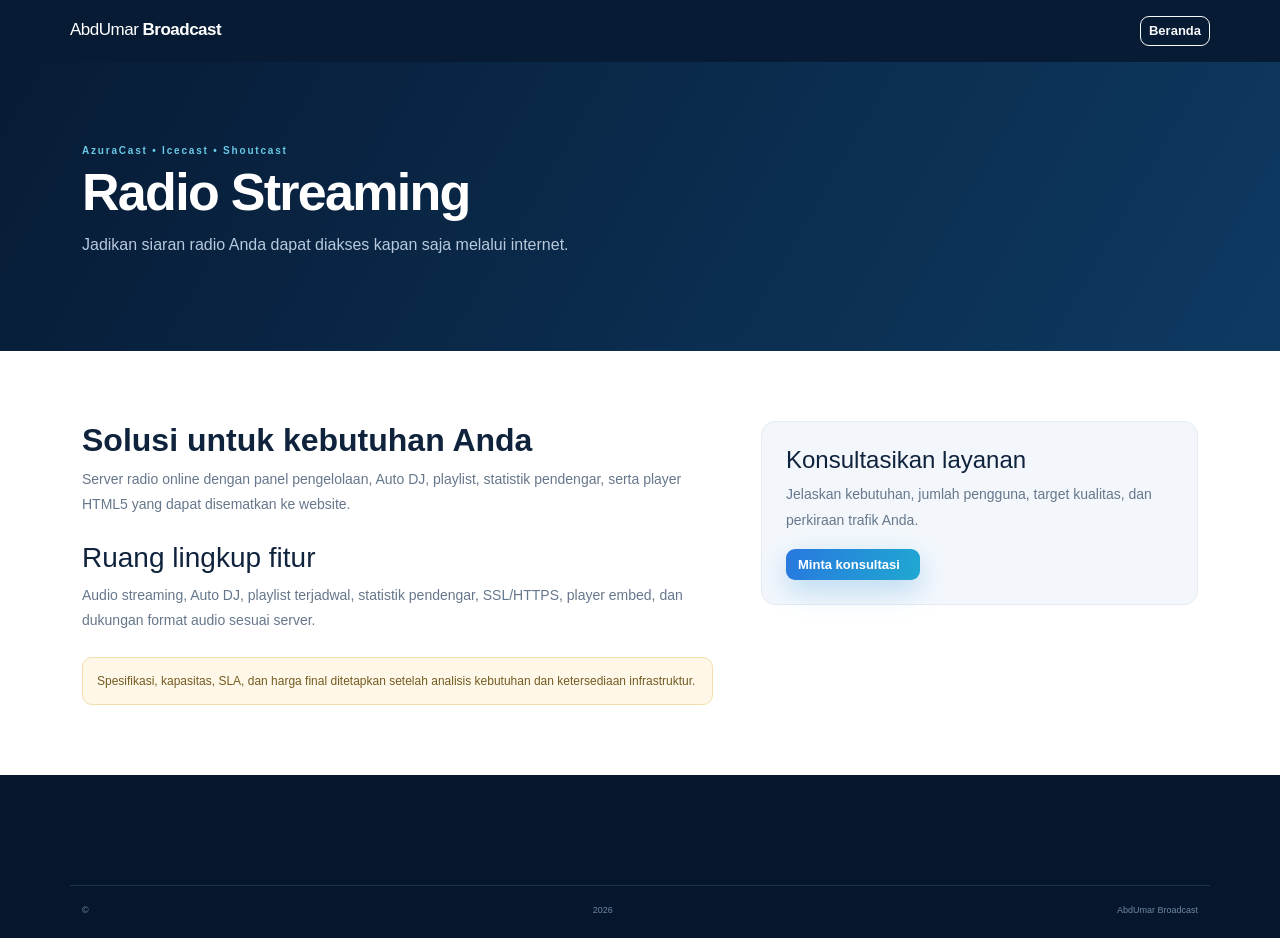
<file: services/radio-streaming.html>
<!doctype html><html lang="id"><head><meta charset="utf-8"><meta name="viewport" content="width=device-width,initial-scale=1"><title>Radio Streaming — AbdUmar Broadcast</title><link href="https://cdn.jsdelivr.net/npm/bootstrap@5.3.3/dist/css/bootstrap.min.css" rel="stylesheet"><link href="../assets/css/style.css" rel="stylesheet"></head><body><header class="site-header"><nav class="navbar navbar-dark container py-3"><a class="navbar-brand" href="../index.html">AbdUmar <b>Broadcast</b></a><a class="btn btn-outline-light btn-sm" href="../index.html">Beranda</a></nav></header><section class="page-hero"><div class="container"><span class="section-kicker">AzuraCast • Icecast • Shoutcast</span><h1>Radio Streaming</h1><p>Jadikan siaran radio Anda dapat diakses kapan saja melalui internet.</p></div></section><section class="content-wrap"><div class="container"><div class="row g-5"><div class="col-lg-7"><h2>Solusi untuk kebutuhan Anda</h2><p>Server radio online dengan panel pengelolaan, Auto DJ, playlist, statistik pendengar, serta player HTML5 yang dapat disematkan ke website.</p><h3 class="mt-4">Ruang lingkup fitur</h3><p>Audio streaming, Auto DJ, playlist terjadwal, statistik pendengar, SSL/HTTPS, player embed, dan dukungan format audio sesuai server.</p><div class="notice mt-4">Spesifikasi, kapasitas, SLA, dan harga final ditetapkan setelah analisis kebutuhan dan ketersediaan infrastruktur.</div></div><div class="col-lg-5"><div class="info-panel"><h4>Konsultasikan layanan</h4><p>Jelaskan kebutuhan, jumlah pengguna, target kualitas, dan perkiraan trafik Anda.</p><a class="btn btn-primary" href="mailto:hello@abdumarbroadcast.example?subject=Konsultasi%20Radio Streaming">Minta konsultasi <i class="fa-solid fa-arrow-right ms-2"></i></a></div></div></div></div></section><footer class="site-footer"><div class="container footer-bottom">© <span data-current-year></span> AbdUmar Broadcast</div></footer><script src="../assets/js/main.js"></script></body></html>
</file>
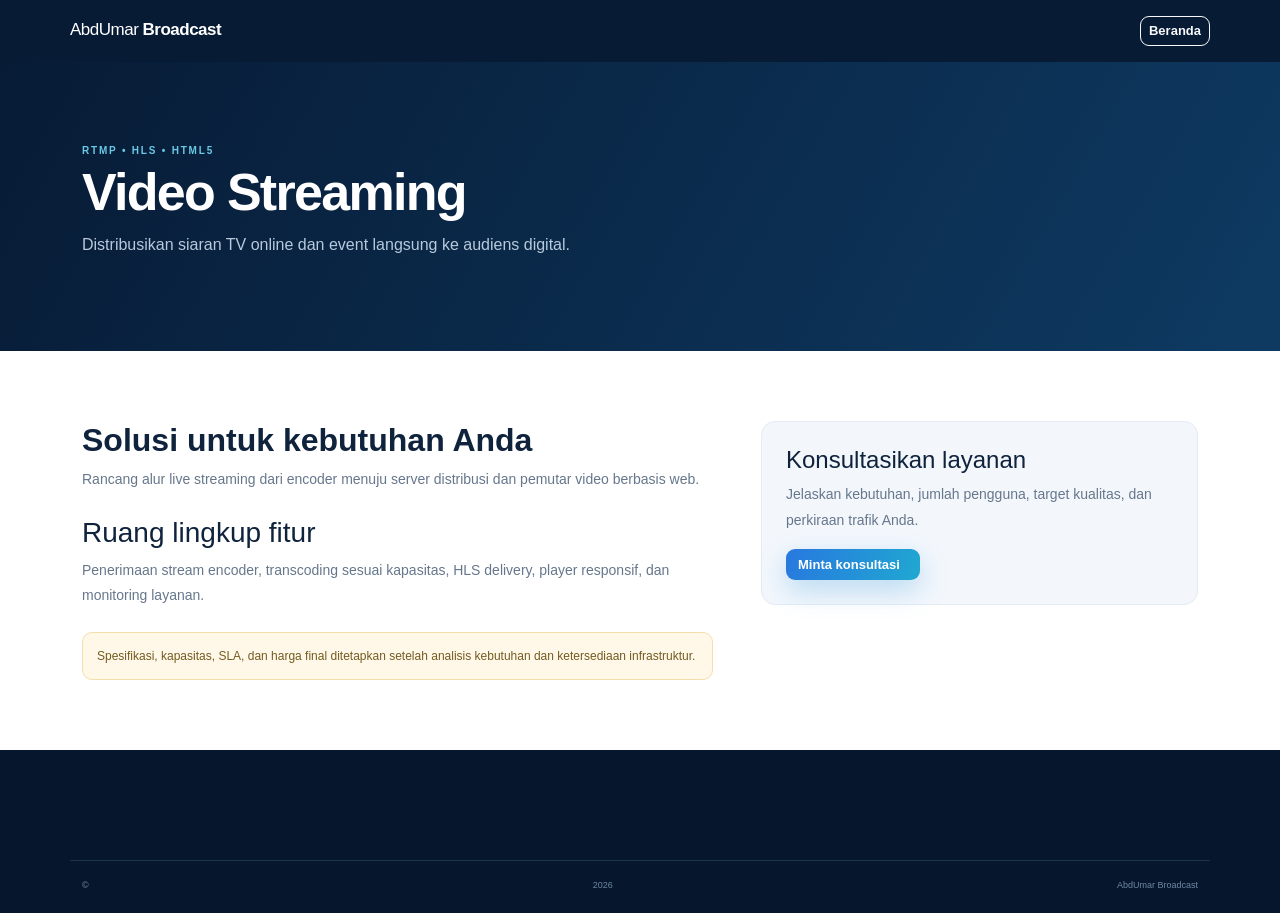
<file: services/video-streaming.html>
<!doctype html><html lang="id"><head><meta charset="utf-8"><meta name="viewport" content="width=device-width,initial-scale=1"><title>Video Streaming — AbdUmar Broadcast</title><link href="https://cdn.jsdelivr.net/npm/bootstrap@5.3.3/dist/css/bootstrap.min.css" rel="stylesheet"><link href="../assets/css/style.css" rel="stylesheet"></head><body><header class="site-header"><nav class="navbar navbar-dark container py-3"><a class="navbar-brand" href="../index.html">AbdUmar <b>Broadcast</b></a><a class="btn btn-outline-light btn-sm" href="../index.html">Beranda</a></nav></header><section class="page-hero"><div class="container"><span class="section-kicker">RTMP • HLS • HTML5</span><h1>Video Streaming</h1><p>Distribusikan siaran TV online dan event langsung ke audiens digital.</p></div></section><section class="content-wrap"><div class="container"><div class="row g-5"><div class="col-lg-7"><h2>Solusi untuk kebutuhan Anda</h2><p>Rancang alur live streaming dari encoder menuju server distribusi dan pemutar video berbasis web.</p><h3 class="mt-4">Ruang lingkup fitur</h3><p>Penerimaan stream encoder, transcoding sesuai kapasitas, HLS delivery, player responsif, dan monitoring layanan.</p><div class="notice mt-4">Spesifikasi, kapasitas, SLA, dan harga final ditetapkan setelah analisis kebutuhan dan ketersediaan infrastruktur.</div></div><div class="col-lg-5"><div class="info-panel"><h4>Konsultasikan layanan</h4><p>Jelaskan kebutuhan, jumlah pengguna, target kualitas, dan perkiraan trafik Anda.</p><a class="btn btn-primary" href="mailto:hello@abdumarbroadcast.example?subject=Konsultasi%20Video Streaming">Minta konsultasi <i class="fa-solid fa-arrow-right ms-2"></i></a></div></div></div></div></section><footer class="site-footer"><div class="container footer-bottom">© <span data-current-year></span> AbdUmar Broadcast</div></footer><script src="../assets/js/main.js"></script></body></html>
</file>
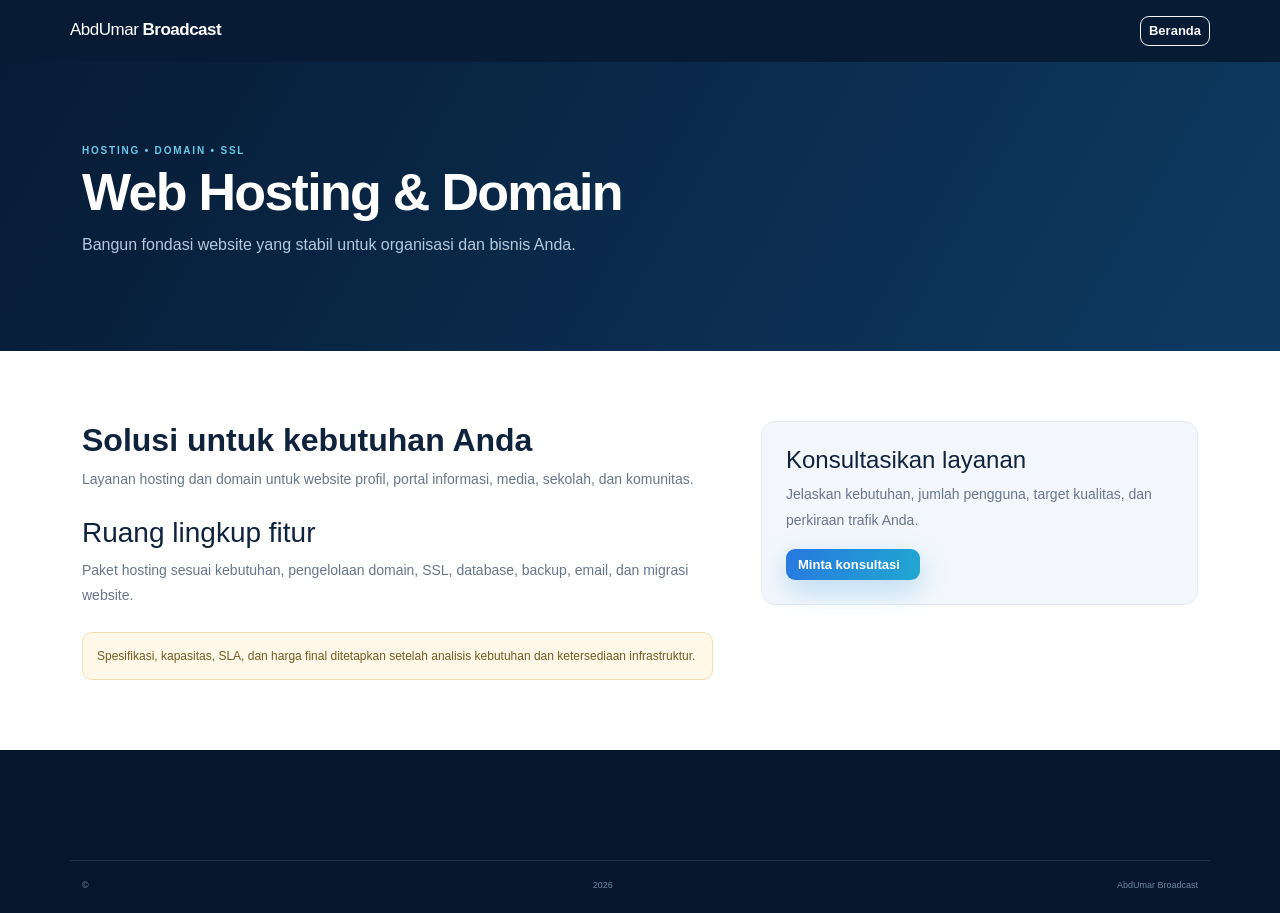
<file: services/web-hosting.html>
<!doctype html><html lang="id"><head><meta charset="utf-8"><meta name="viewport" content="width=device-width,initial-scale=1"><title>Web Hosting & Domain — AbdUmar Broadcast</title><link href="https://cdn.jsdelivr.net/npm/bootstrap@5.3.3/dist/css/bootstrap.min.css" rel="stylesheet"><link href="../assets/css/style.css" rel="stylesheet"></head><body><header class="site-header"><nav class="navbar navbar-dark container py-3"><a class="navbar-brand" href="../index.html">AbdUmar <b>Broadcast</b></a><a class="btn btn-outline-light btn-sm" href="../index.html">Beranda</a></nav></header><section class="page-hero"><div class="container"><span class="section-kicker">HOSTING • DOMAIN • SSL</span><h1>Web Hosting & Domain</h1><p>Bangun fondasi website yang stabil untuk organisasi dan bisnis Anda.</p></div></section><section class="content-wrap"><div class="container"><div class="row g-5"><div class="col-lg-7"><h2>Solusi untuk kebutuhan Anda</h2><p>Layanan hosting dan domain untuk website profil, portal informasi, media, sekolah, dan komunitas.</p><h3 class="mt-4">Ruang lingkup fitur</h3><p>Paket hosting sesuai kebutuhan, pengelolaan domain, SSL, database, backup, email, dan migrasi website.</p><div class="notice mt-4">Spesifikasi, kapasitas, SLA, dan harga final ditetapkan setelah analisis kebutuhan dan ketersediaan infrastruktur.</div></div><div class="col-lg-5"><div class="info-panel"><h4>Konsultasikan layanan</h4><p>Jelaskan kebutuhan, jumlah pengguna, target kualitas, dan perkiraan trafik Anda.</p><a class="btn btn-primary" href="mailto:hello@abdumarbroadcast.example?subject=Konsultasi%20Web Hosting & Domain">Minta konsultasi <i class="fa-solid fa-arrow-right ms-2"></i></a></div></div></div></div></section><footer class="site-footer"><div class="container footer-bottom">© <span data-current-year></span> AbdUmar Broadcast</div></footer><script src="../assets/js/main.js"></script></body></html>
</file>
<file: assets/css/style.css>
:root{--navy:#071b35;--navy2:#0b2748;--blue:#2878df;--cyan:#45c7df;--ink:#10233d;--muted:#6e7d91;--line:#e5ebf2;--pale:#f4f7fb}*{box-sizing:border-box}body{font-family:"DM Sans",sans-serif;color:var(--ink);margin:0}h1,h2,h3,h4,.navbar-brand{font-family:Manrope,sans-serif}.site-header{background:var(--navy);position:relative;z-index:20}.navbar-brand{font-size:17px;font-weight:500;letter-spacing:-.5px;line-height:1.1;color:#fff}.navbar-brand small{display:block;font:700 8px "DM Sans";letter-spacing:1.35px;color:#9fb4cc;margin-top:5px}.brand-mark{width:42px;height:42px;border-radius:13px;background:linear-gradient(135deg,#3989ed,#25c4d8);display:grid;place-items:center;color:#fff;font-size:19px}.nav-link{font-size:13px;color:#c5d2e2!important}.nav-link:hover,.nav-link.active{color:#fff!important}.dropdown-menu{background:#102c4e;border:1px solid #254465}.dropdown-item{color:#d7e4f4;font-size:13px}.dropdown-item:hover{background:#1c416a;color:#fff}.hero-section{background:radial-gradient(ellipse at 78% 45%,#123d68 0%,transparent 36%),linear-gradient(125deg,#071b35,#0b294a 65%,#0b3153);color:#fff;position:relative;overflow:hidden}.hero-grid{position:absolute;inset:0;opacity:.12;background-image:linear-gradient(rgba(255,255,255,.12) 1px,transparent 1px),linear-gradient(90deg,rgba(255,255,255,.12) 1px,transparent 1px);background-size:48px 48px;mask-image:linear-gradient(90deg,transparent,#000)}.min-vh-hero{min-height:620px;padding-top:65px;padding-bottom:65px}.eyebrow,.section-kicker{font-size:10px;letter-spacing:1.8px;font-weight:800;color:#69c9e6}.pulse-dot,.green-dot{display:inline-block;width:7px;height:7px;background:#47d7a1;border-radius:50%;margin-right:8px;box-shadow:0 0 0 5px #47d7a122}.hero-section h1{font-size:clamp(38px,5.2vw,66px);line-height:1.12;letter-spacing:-2.7px;font-weight:800;margin:22px 0}.hero-section h1 span,.section-heading h2 span,.feature-section h2 span{color:#54c7e4}.hero-lead{font-size:16px;line-height:1.8;color:#bdcce0;max-width:590px}.btn{border-radius:9px;font-weight:700;font-size:13px}.btn-primary{background:linear-gradient(110deg,#2878df,#20a8d1);border:0;box-shadow:0 10px 28px #1689d544}.btn-primary:hover{background:#1e6ecb}.btn-ghost{border:1px solid #54708e;color:#fff}.btn-ghost:hover{background:#ffffff14;color:#fff}.hero-proof{display:flex;gap:35px}.hero-proof div{display:flex;flex-direction:column}.hero-proof b{font:800 16px Manrope}.hero-proof small{font-size:10px;color:#91a9c4;margin-top:4px}.broadcast-visual{height:420px;position:relative;display:grid;place-items:center}.visual-orbit{position:absolute;border:1px solid #4bbce344;border-radius:50%;transform:rotate(-24deg)}.orbit-one{width:340px;height:220px}.orbit-two{width:430px;height:300px;transform:rotate(38deg)}.visual-core{width:145px;height:145px;border-radius:50%;display:grid;place-items:center;background:radial-gradient(circle at 35% 30%,#52d6e7,#2478ce 55%,#123a69);box-shadow:0 0 0 18px #48c8e51a,0 0 75px #28a7d777;font-size:52px;color:#fff;z-index:2}.float-card{position:absolute;z-index:3;background:#102e50eF;border:1px solid #52718c77;box-shadow:0 18px 45px #0003;border-radius:12px;padding:13px;display:flex;align-items:center;gap:10px;min-width:205px;backdrop-filter:blur(12px)}.float-card b{display:block;font-size:11px;color:#fff}.float-card small{display:block;font-size:9px;color:#9bb0c9;margin-top:3px}.fc-radio{top:45px;left:-3px}.fc-video{right:-12px;top:160px}.fc-cloud{bottom:55px;left:20px}.mini-icon{width:32px;height:32px;border-radius:9px;background:#2778d944;color:#61b5ff;display:grid;place-items:center}.mini-icon.cyan{background:#25c4d833;color:#5ed9e9}.mini-icon.gold{background:#e6ad3b22;color:#f2c66e}.status-live{font-size:8px;color:#51e5a8;border:1px solid #51e5a855;padding:4px 6px;border-radius:5px;margin-left:auto}.signal-bars{position:absolute;bottom:4px;right:30px;display:flex;align-items:center;gap:4px;height:35px}.signal-bars i{width:4px;border-radius:5px;background:#43c7df;height:20%;opacity:.65}.signal-bars i:nth-child(3n){height:85%}.signal-bars i:nth-child(2n){height:50%}.trust-strip{background:#f5f8fc;border-bottom:1px solid #e8edf4;padding:19px 0;color:#73849a;font-size:10px;font-weight:800;letter-spacing:1px}.trust-strip .container>span{color:#9aa8b8}.trust-strip i{color:#3986d7;margin-right:7px}.section-pad{padding:92px 0}.section-heading{max-width:700px;margin:0 auto}.section-heading h2{font-size:clamp(29px,4vw,42px);font-weight:800;letter-spacing:-1.5px;margin:13px 0}.section-heading h2 span{color:#287fce}.section-heading p{color:var(--muted);font-size:14px;line-height:1.7}.service-card{display:block;position:relative;height:100%;padding:28px;border:1px solid var(--line);border-radius:15px;text-decoration:none;color:var(--ink);transition:.25s;background:#fff}.service-card:hover{transform:translateY(-6px);box-shadow:0 18px 45px #102b4c12;border-color:#c7d9ec;color:var(--ink)}.service-icon{width:52px;height:52px;border-radius:14px;background:#eaf3ff;color:#2878d8;display:grid;place-items:center;font-size:21px;margin-bottom:24px}.cyan-bg{background:#e6f9fb;color:#16a9c5}.purple-bg{background:#f0edff;color:#7965d9}.gold-bg{background:#fff5df;color:#d99b24}.pink-bg{background:#fff0f4;color:#df6c91}.green-bg{background:#e8f8f0;color:#26996c}.card-arrow{position:absolute;right:27px;top:30px;color:#a5b5c7}.service-card h3{font-size:18px;font-weight:800}.service-card p{font-size:12px;color:#738197;line-height:1.8;min-height:65px}.service-card small{font-size:8px;letter-spacing:1px;font-weight:800;color:#4c83b9}.feature-section{background:linear-gradient(125deg,#071b35,#0c2c4d);color:#fff;overflow:hidden}.feature-section h2{font-size:clamp(29px,4vw,42px);font-weight:800;letter-spacing:-1.3px}.muted-light{color:#afc0d3;line-height:1.8;font-size:14px}.feature-art{min-height:350px;display:grid;place-items:center;position:relative}.feature-window{width:min(100%,440px);border:1px solid #6c8eac66;background:#0b2542;border-radius:16px;box-shadow:0 30px 80px #0005;transform:rotate(-3deg);overflow:hidden}.window-top{height:43px;border-bottom:1px solid #35516d;display:flex;align-items:center;gap:6px;padding:0 16px;color:#8da6c1;font-size:9px}.window-top i{width:7px;height:7px;border-radius:50%;background:#e17e82}.window-top i:nth-child(2){background:#e7bb58}.window-top i:nth-child(3){background:#50c99a}.window-top span{margin-left:auto}.window-body{padding:30px}.wave-label{font-size:9px;color:#8fa8c1;letter-spacing:1.5px}.waveform{height:90px;display:flex;align-items:center;justify-content:space-between;gap:4px;margin:16px 0 28px}.waveform i{width:5px;border-radius:8px;background:linear-gradient(#5bd5e4,#2879d7);height:30%}.waveform i:nth-child(3n){height:90%}.waveform i:nth-child(4n){height:60%}.waveform i:nth-child(5n){height:42%}.window-stats{display:flex;justify-content:space-between;border-top:1px solid #294866;padding-top:20px}.window-stats small,.window-stats b{display:block}.window-stats small{font-size:8px;color:#7894b1;letter-spacing:1px}.window-stats b{font-size:10px;margin-top:7px}.art-caption{position:absolute;bottom:10px;right:0;background:#173d5e;border:1px solid #42617c;padding:12px 15px;border-radius:9px;font-size:10px;color:#d6e6f4}.art-caption i{color:#54c7e4;margin-right:7px}.feature-list{display:grid;gap:22px;margin-top:28px}.feature-list>div{display:flex;gap:13px;align-items:flex-start}.feature-list>div>i{color:#4dd0d9;margin-top:3px}.feature-list b,.feature-list small{display:block}.feature-list b{font-size:13px}.feature-list small{font-size:11px;color:#9eb3c9;margin-top:4px}.path-card{border:1px solid var(--line);border-radius:14px;padding:26px;height:100%}.path-card>span{font:800 12px Manrope;color:#3989d8}.path-card h3{font-size:17px;font-weight:800;margin-top:20px}.path-card p{font-size:12px;color:var(--muted);line-height:1.7;min-height:42px}.path-card a{font-size:11px;font-weight:800;text-decoration:none;color:#2878d8}.path-card a i{margin-left:7px}.cta-band{padding:0 0 80px}.cta-inner{background:linear-gradient(110deg,#1763b4,#168eb6);border-radius:18px;padding:38px 45px;color:#fff;display:flex;justify-content:space-between;align-items:center;gap:25px}.cta-inner .section-kicker{color:#b7ecf6}.cta-inner h2{font-size:27px;font-weight:800;margin:10px 0}.cta-inner p{font-size:12px;color:#d8ecf6;margin:0}.site-footer{background:#06172d;color:#fff;padding:65px 0 20px}.footer-about{color:#91a6bf;font-size:11px;line-height:1.8;max-width:330px;margin-top:20px}.site-footer h6{font-size:10px;letter-spacing:1.4px;color:#8da7c1;margin-bottom:20px}.site-footer .col-lg-2>a,.site-footer .col-lg-3>a{display:block;color:#aebed0;text-decoration:none;font-size:11px;margin:0 0 12px}.site-footer a:hover{color:#fff}.social-links{display:flex;gap:10px;margin-top:17px}.social-links a{width:32px;height:32px;border:1px solid #29435e;border-radius:8px;display:grid;place-items:center;color:#b7c7d9}.footer-bottom{border-top:1px solid #1c344e;margin-top:45px;padding-top:18px;display:flex;justify-content:space-between;color:#6f87a1;font-size:9px}
.page-hero{background:linear-gradient(120deg,#071b35,#0e3a62);color:white;padding:75px 0}.page-hero h1{font-size:clamp(34px,5vw,52px);font-weight:800;letter-spacing:-1.7px}.page-hero p{color:#b7c9dc;max-width:680px;line-height:1.8}.content-wrap{padding:70px 0}.content-wrap h2{font-weight:800}.content-wrap p,.content-wrap li{color:#66778c;line-height:1.8;font-size:14px}.info-panel{background:#f3f7fc;border:1px solid #e4ebf3;border-radius:14px;padding:24px}.price-card{border:1px solid #e3eaf2;border-radius:16px;padding:26px;height:100%;background:#fff}.price-card.featured{border:2px solid #2b83d9;box-shadow:0 15px 40px #1c6cbb18}.price-card h3{font-size:18px;font-weight:800}.price-card .price{font:800 28px Manrope;color:#176cbd;margin:18px 0}.price-card .price small{font:500 11px "DM Sans";color:#7a8ba0}.price-card li{font-size:12px;color:#66778c;margin:10px 0}.simple-form{max-width:640px}.form-control{border-color:#dce5ef;padding:12px;border-radius:9px;font-size:13px}.form-label{font-size:12px;font-weight:700}.notice{background:#fff8e8;border:1px solid #f4dfaa;color:#735b20;border-radius:10px;padding:14px;font-size:12px}
@media(max-width:991px){.min-vh-hero{min-height:auto;padding-top:70px}.broadcast-visual{height:350px;margin-top:10px}.fc-video{right:0}.trust-strip .container{justify-content:center!important}.trust-strip .container>span{width:100%;text-align:center}.cta-inner{align-items:flex-start;flex-direction:column}}@media(max-width:575px){.hero-section h1{letter-spacing:-1.7px}.hero-proof{gap:18px}.broadcast-visual{transform:scale(.88);margin:-10px -20px}.section-pad{padding:65px 0}.cta-inner{padding:28px}.footer-bottom{gap:10px;flex-direction:column}.service-card{padding:23px}}
</file>
